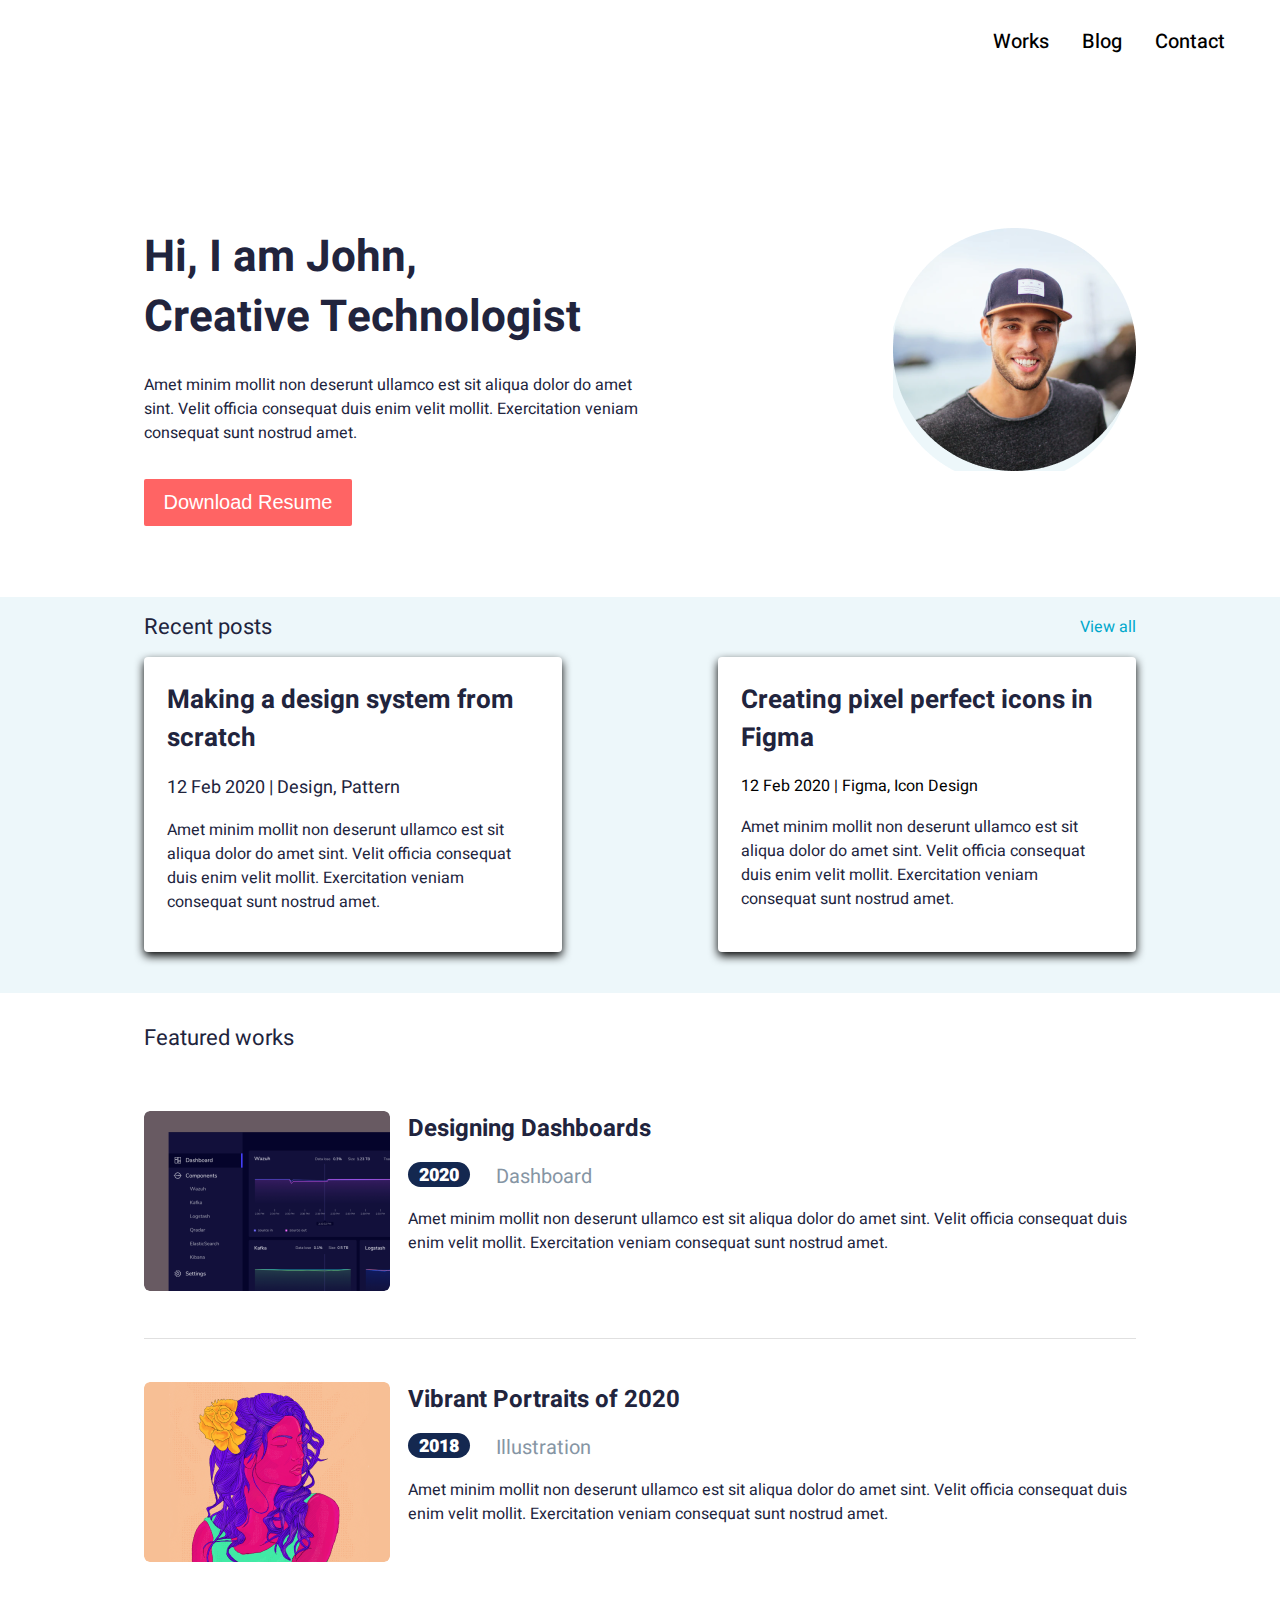
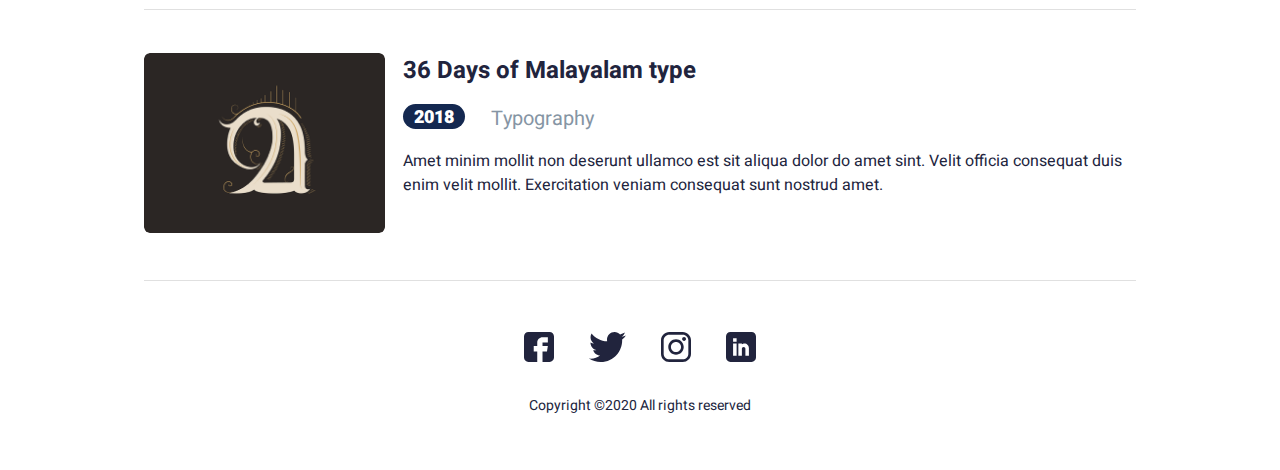
<file: index.html>
<!DOCTYPE html>
<html lang="en">
<head>
    <meta charset="UTF-8">
    <meta name="viewport" content="width=device-width, initial-scale=1.0">  
    <link rel="preconnect" href="https://fonts.googleapis.com">
    <link rel="preconnect" href="https://fonts.gstatic.com" crossorigin>
    <link href="https://fonts.googleapis.com/css2?family=Heebo:wght@400;500;700;900&display=swap" rel="stylesheet">
    <title>John's portfolio</title>
    <link rel="stylesheet" href="./css/style.css">
</head>
<body>
    <header>
        <div class="container">
            <ul class="header__list">
                <li class="header__item"><a href="works.html">Works</a></li>
                <li class="header__item"><a href="blog.html">Blog</a></li>
                <li class="header__item"><a href="contact.html">Contact</a></li>
            </ul>
        </div>
    </header>
    <main>
        <section class="John">
            <div class="technologist container">
                <h1>Hi, I am John,
                Creative Technologist</h1>
                <p>Amet minim mollit non deserunt ullamco est sit aliqua dolor do amet sint. Velit officia consequat duis enim velit
                mollit. Exercitation veniam consequat sunt nostrud amet.</p>
                <button>Download Resume</button>
                <img src="./img/John.png" alt="John's_photo">
            </div>
        </section>
        <section class="posts">
            <div class="container">
                <div class="posts__list">
                    <p>Recent posts</p>
                    <a href="#">View all</a>
                </div>
                <div class="posts__maker">
                    <div class="posts__design">
                        <p>Making a design system from scratch</p>
                        <time class="time" datetime="2020-02-12">12 Feb 2020 | Design, Pattern</time>
                        <p>Amet minim mollit non deserunt ullamco est sit aliqua dolor do amet sint. Velit officia consequat duis enim velit
                        mollit. Exercitation veniam consequat sunt nostrud amet.</p>
                    </div>
                    <div class="posts__design">
                        <p>Creating pixel perfect icons in Figma</p>
                        <time datetime="2020-02-12">12 Feb 2020 | Figma, Icon Design</time>
                        <p>Amet minim mollit non deserunt ullamco est sit aliqua dolor do amet sint. Velit officia consequat duis enim velit
                        mollit. Exercitation veniam consequat sunt nostrud amet.</p>
                    </div>
                </div>
            </div>
        </section>
        <section class="works">
            <div class="container">
                <p>Featured works</p>
                <ul>
                    <li>
                        <div class="works__item">
                            <img src="./img/Works1.png" alt="Work_photo">
                            <div class="works__portfolio">
                                <h2><a href="designing_dashboard.html">Designing Dashboards</a></h2>
                                <div class="works__name">
                                    <p>2020</p>
                                    <p>Dashboard</p>
                                </div>
                                <p>Amet minim mollit non deserunt ullamco est sit aliqua dolor do amet sint. Velit officia consequat
                                    duis
                                    enim velit
                                    mollit. Exercitation veniam consequat sunt nostrud amet.</p>
                            </div>
                        </div>
                        <div class="block__line"></div>
                    </li>
                    <li>
                        <div class="works__item">
                            <img src="./img/Works2.png" alt="Work_photo">
                            <div class="works__portfolio">
                                <h2><a href="">Vibrant Portraits of 2020</a></h2>
                                <div class="works__name">
                                    <p>2018</p>
                                    <p>Illustration</p>
                                </div>
                                <p>Amet minim mollit non deserunt ullamco est sit aliqua dolor do amet sint. Velit officia consequat
                                    duis
                                    enim velit
                                    mollit. Exercitation veniam consequat sunt nostrud amet.</p>
                            </div>
                        </div>
                        <div class="block__line"></div>
                    </li>
                    <li>
                        <div class="works__item">
                            <img src="./img/Works3.png" alt="Work_photo">
                            <div class="works__portfolio">
                                <h2><a href="">36 Days of Malayalam type</a></h2>
                                <div class="works__name">
                                    <p>2018</p>
                                    <p>Typography</p>
                                </div>
                                <p>Amet minim mollit non deserunt ullamco est sit aliqua dolor do amet sint. Velit officia consequat duis
                                enim velit
                                mollit. Exercitation veniam consequat sunt nostrud amet.</p>
                            </div>
                        </div>
                        <div class="block__line"></div>
                    </li>
                </ul>
            </div>
        </section>
    </main>
    <footer>
        <div class="icons">
            <a href="#"><img src="./img/fb.svg" alt=""></a>
            <a href="#"><img src="./img/Group.svg" alt=""></a>
            <a href="#"><img src="./img/insta.svg" alt=""></a>
            <a href="# "><img src="./img/Linkedin.svg" alt=""></a>
        </div>
        <p>Copyright ©2020 All rights reserved</p>
    </footer>
</body>
</html>
</file>
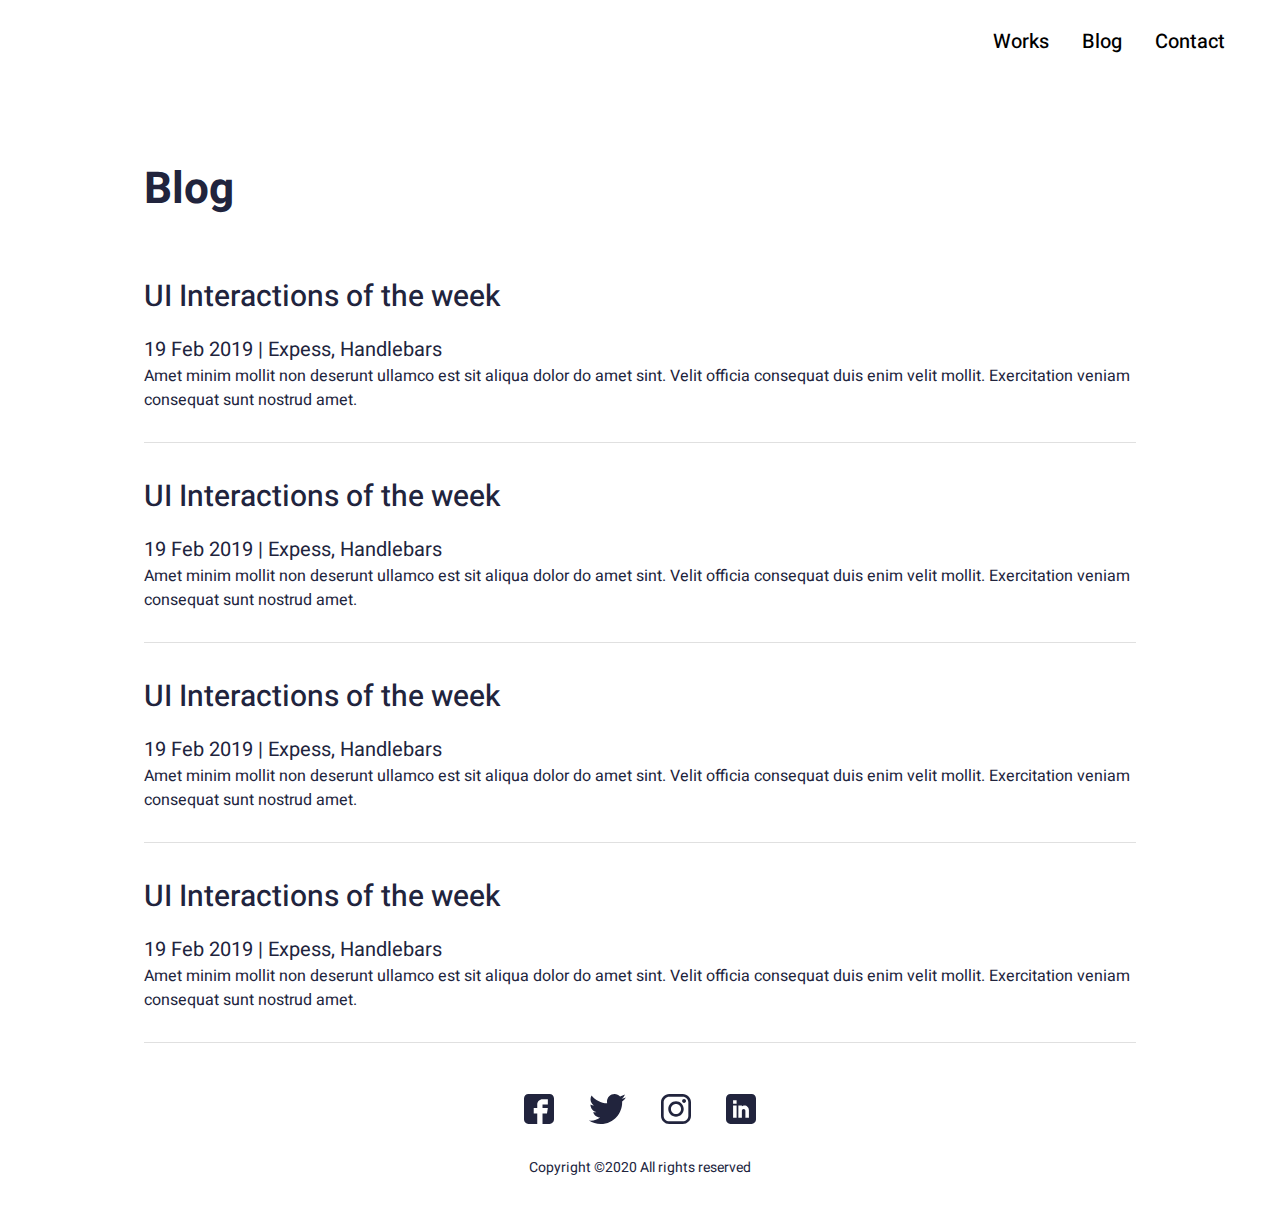
<file: blog.html>
<!DOCTYPE html>
<html lang="en">
<head>
    <meta charset="UTF-8">
    <meta name="viewport" content="width=device-width, initial-scale=1.0">
    <link rel="preconnect" href="https://fonts.googleapis.com">
    <link rel="preconnect" href="https://fonts.gstatic.com" crossorigin>
    <link href="https://fonts.googleapis.com/css2?family=Heebo:wght@400;500;700;900&display=swap" rel="stylesheet">
    <title>John's portfolio</title>
    <link rel="stylesheet" href="./css/style.css">
</head>
<body>
    <header>
        <div class="container">
            <ul class="header__list">
                <li class="header__item"><a href="works.html">Works</a></li>
                <li class="header__item"><a href="blog.html">Blog</a></li>
                <li class="header__item"><a href="contact.html">Contact</a></li>
            </ul>
        </div>
    </header>
    <main>
        <div class="container">
            <h1 class="block">Blog</h1>
            <div class="block__item">
                <p>UI Interactions of the week</p>
                <time class="time" datetime="2019-02-19">19 Feb 2019 | Expess, Handlebars</time>
                <p>Amet minim mollit non deserunt ullamco est sit aliqua dolor do amet sint. Velit officia consequat duis enim velit
                mollit. Exercitation veniam consequat sunt nostrud amet.</p>
                <div class="block__line"></div>
            </div>
            <div class="block__item">
                <p>UI Interactions of the week</p>
                <time class="time" datetime="2019-02-19">19 Feb 2019 | Expess, Handlebars</time>
                <p>Amet minim mollit non deserunt ullamco est sit aliqua dolor do amet sint. Velit officia consequat duis enim velit
                mollit. Exercitation veniam consequat sunt nostrud amet.</p>
                <div class="block__line"></div>
            </div>
            <div class="block__item">
                <p>UI Interactions of the week</p>
                <time class="time" datetime="2019-02-19">19 Feb 2019 | Expess, Handlebars</time>
                <p>Amet minim mollit non deserunt ullamco est sit aliqua dolor do amet sint. Velit officia consequat duis enim velit
                mollit. Exercitation veniam consequat sunt nostrud amet.</p>
                <div class="block__line"></div>
            </div>
            <div class="block__item">
                <p>UI Interactions of the week</p>
                <time class="time" datetime="2019-02-19">19 Feb 2019 | Expess, Handlebars</time>
                <p>Amet minim mollit non deserunt ullamco est sit aliqua dolor do amet sint. Velit officia consequat duis enim velit
                mollit. Exercitation veniam consequat sunt nostrud amet.</p>
                <div class="block__line"></div>
            </div>
        </div>
        
    </main>
    <footer>
        <div class="icons">
            <a href="#"><img src="./img/fb.svg" alt=""></a>
            <a href="#"><img src="./img/Group.svg" alt=""></a>
            <a href="#"><img src="./img/insta.svg" alt=""></a>
            <a href="# "><img src="./img/Linkedin.svg" alt=""></a>
        </div>
        <p>Copyright ©2020 All rights reserved</p>
    </footer>
</body>

</html>
</file>
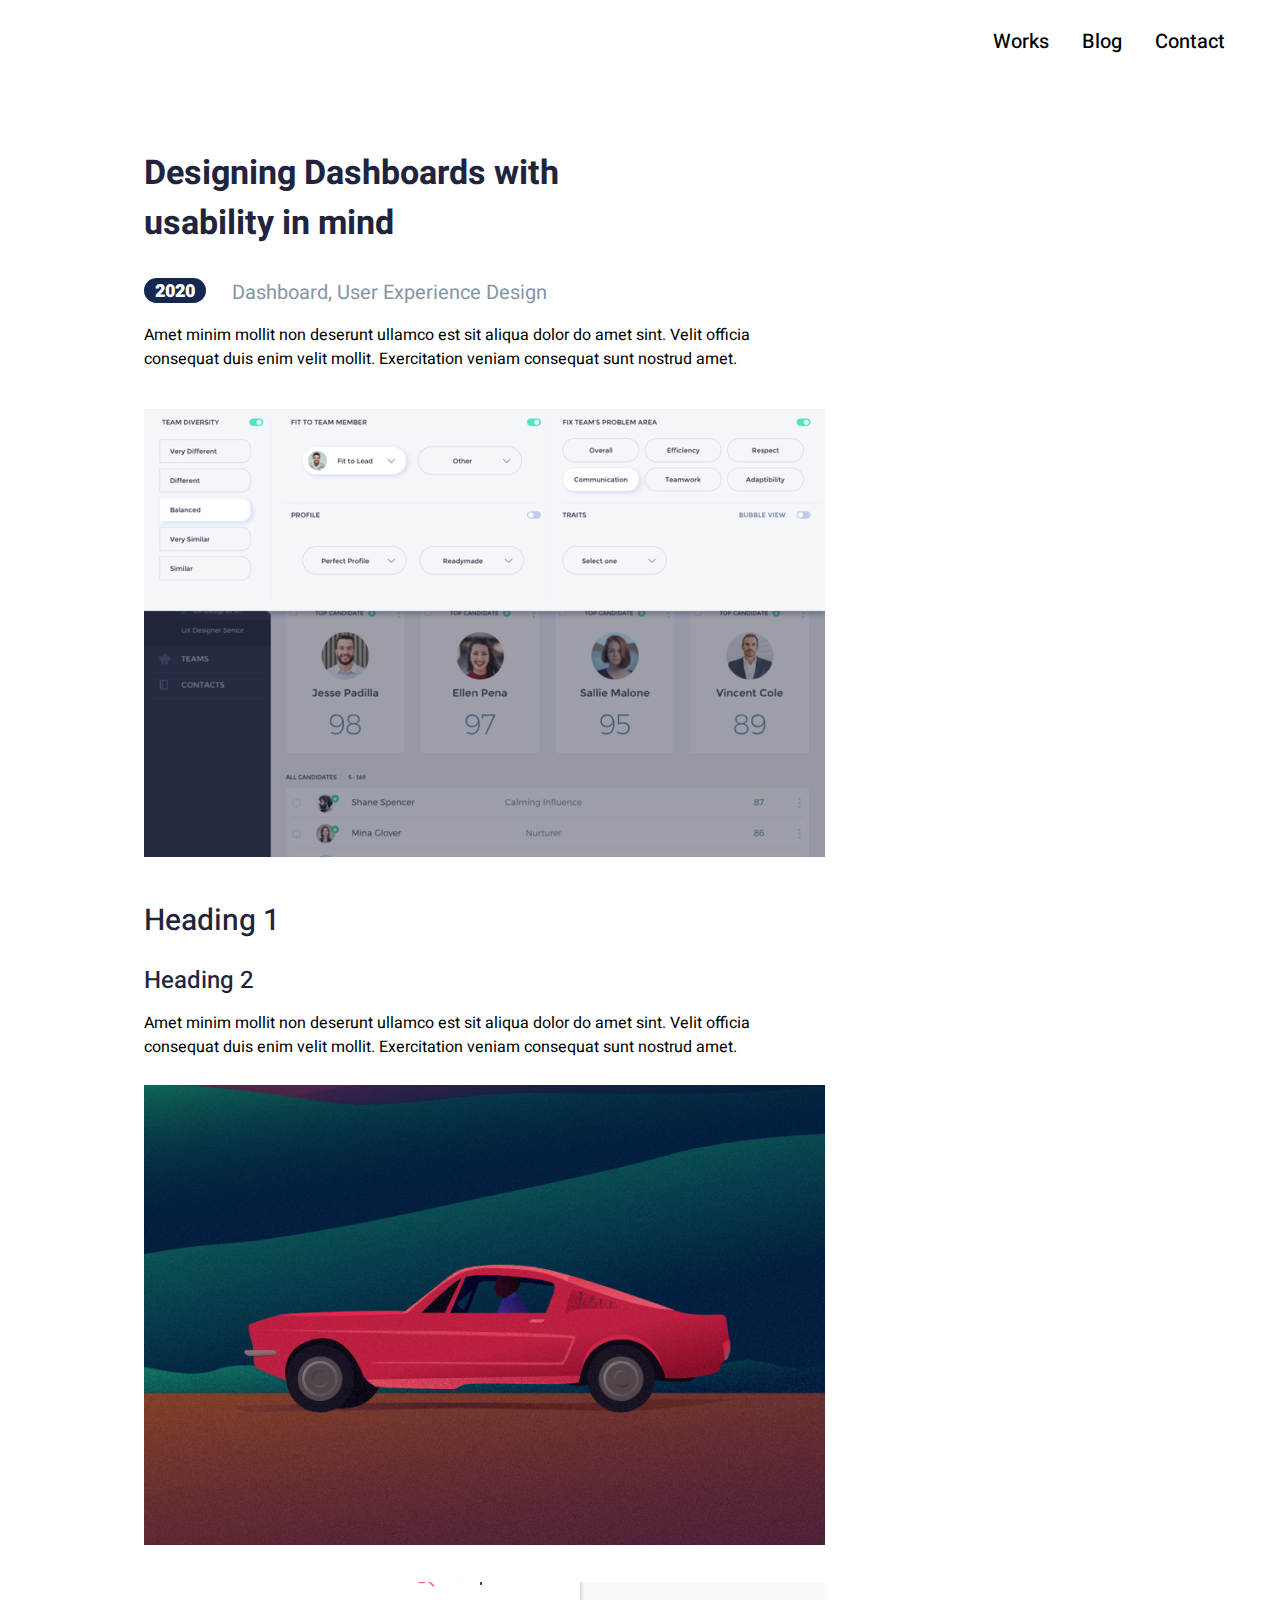
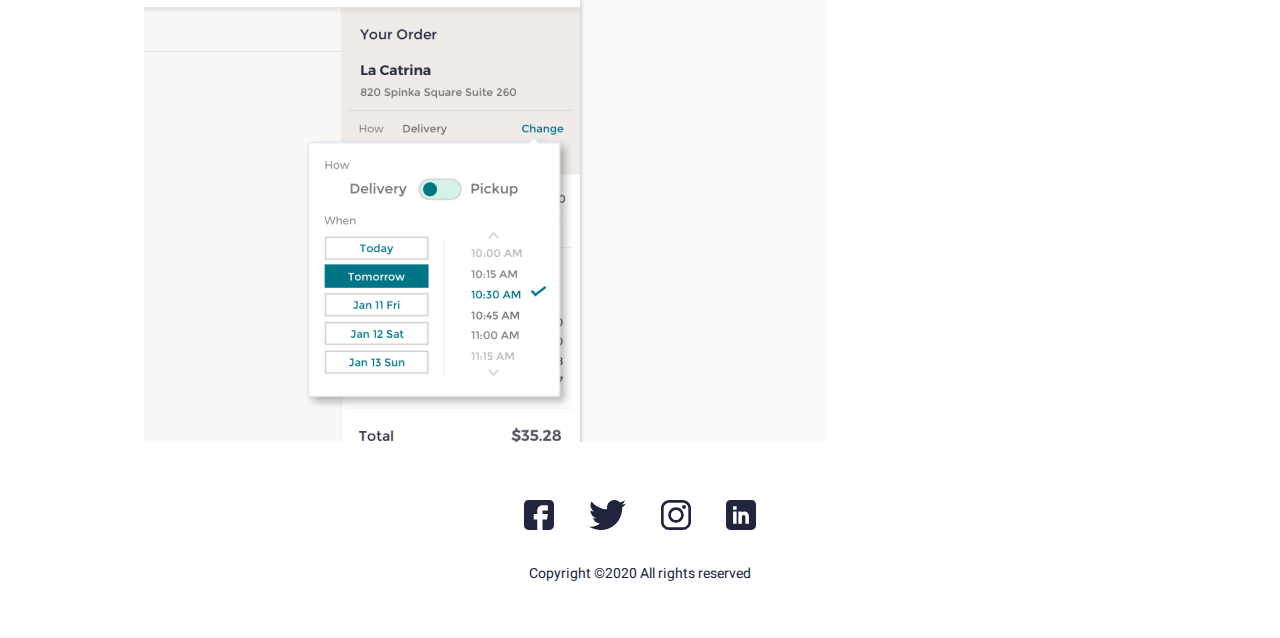
<file: designing_dashboard.html>
<!DOCTYPE html>
<html lang="en">

<head>
    <meta charset="UTF-8">
    <meta name="viewport" content="width=device-width, initial-scale=1.0">
    <link rel="preconnect" href="https://fonts.googleapis.com">
    <link rel="preconnect" href="https://fonts.gstatic.com" crossorigin>
    <link href="https://fonts.googleapis.com/css2?family=Heebo:wght@400;500;700;900&display=swap" rel="stylesheet">
    <title>John's portfolio</title>
    <link rel="stylesheet" href="./css/style.css">
</head>
<body>
    <header>
        <div class="container">
            <ul class="header__list">
                <li class="header__item"><a href="works.html">Works</a></li>
                <li class="header__item"><a href="blog.html">Blog</a></li>
                <li class="header__item"><a href="contact.html">Contact</a></li>
            </ul>
        </div>
    </header>
    <main>
        <div class="container">
             <div class="works__portfolio__dash">
                <h2>Designing Dashboards with usability in mind</h2>
                <div class="works__name">
                    <p>2020</p>
                    <p>Dashboard, User Experience Design</p>
                </div>
                <p class="text">Amet minim mollit non deserunt ullamco est sit aliqua dolor do amet sint. Velit officia consequat duis enim velit mollit. Exercitation veniam consequat sunt nostrud amet.</p>
            </div>
            <img class="works__portfolio__img" src="./img/Dash1.png" alt="">
            <h1 class="head1">Heading 1</h1>
            <h2 class="head2">Heading 2</h2>
            <p class="text">Amet minim mollit non deserunt ullamco est sit aliqua dolor do amet sint. Velit officia consequat duis enim velit mollit. Exercitation veniam consequat sunt nostrud amet.</p>
            <img class="works__portfolio__img" src="./img/Dash2.png" alt="">
            <img class="works__portfolio__img" src="./img/Dash3.png" alt="">
        </div>
    </main>
    <footer>
        <div class="icons">
            <a href="#"><img src="./img/fb.svg" alt=""></a>
            <a href="#"><img src="./img/Group.svg" alt=""></a>
            <a href="#"><img src="./img/insta.svg" alt=""></a>
            <a href="# "><img src="./img/Linkedin.svg" alt=""></a>
        </div>
        <p>Copyright ©2020 All rights reserved</p>
    </footer>
</body>
</html>
</file>
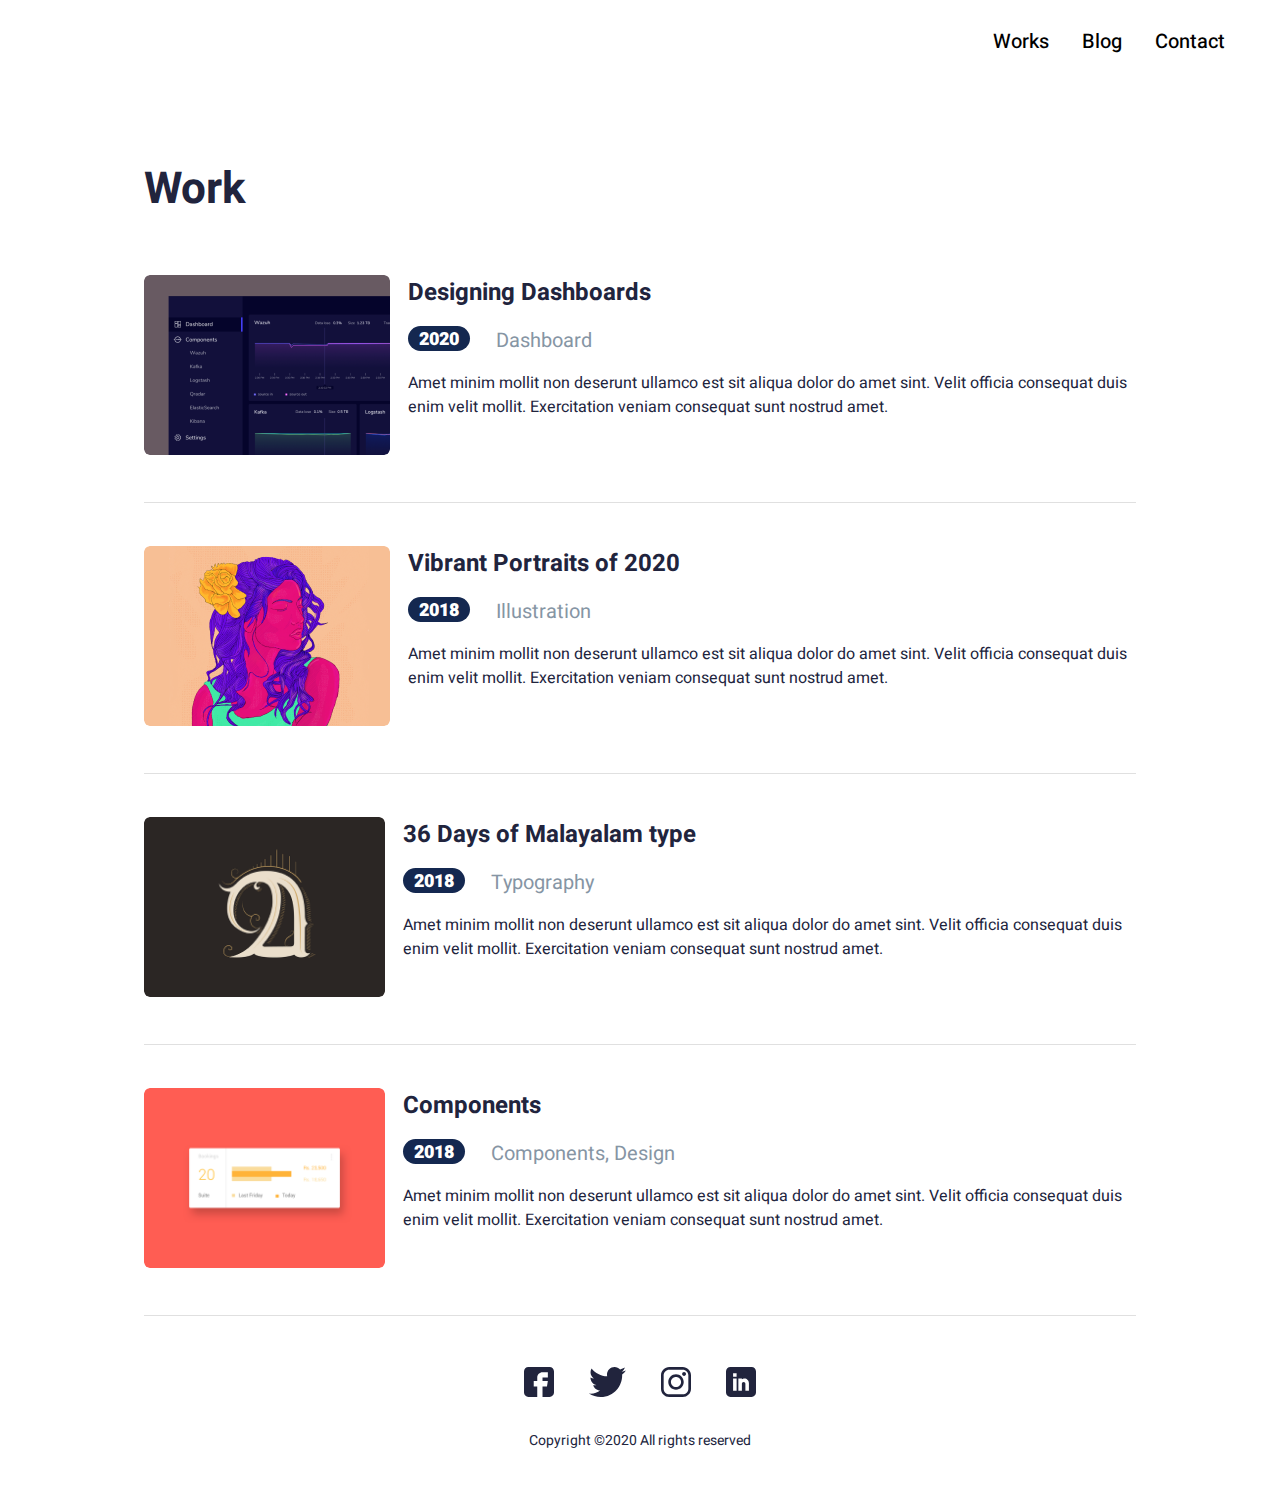
<file: works.html>
<!DOCTYPE html>
<html lang="en">
<head>
    <meta charset="UTF-8">
    <meta name="viewport" content="width=device-width, initial-scale=1.0">
    <link rel="preconnect" href="https://fonts.googleapis.com">
    <link rel="preconnect" href="https://fonts.gstatic.com" crossorigin>
    <link href="https://fonts.googleapis.com/css2?family=Heebo:wght@400;500;700;900&display=swap" rel="stylesheet">
    <title>John's portfolio</title>
    <link rel="stylesheet" href="./css/style.css">
</head>
<body>
    <header>
        <div class="container">
            <ul class="header__list">
                <li class="header__item"><a href="works.html">Works</a></li>
                <li class="header__item"><a href="blog.html">Blog</a></li>
                <li class="header__item"><a href="contact.html">Contact</a></li>
            </ul>
        </div>
    </header>
    <main>
        <div class="container">
            <h1 class="block">Work</h1>
            <ul>
                <li>
                    <div class="works__item">
                        <img src="./img/Works1.png" alt="Work_photo">
                        <div class="works__portfolio">
                            <h2><a href="designing_dashboard.html">Designing Dashboards</a></h2>
                            <div class="works__name">
                                <p>2020</p>
                                <p>Dashboard</p>
                            </div>
                            <p>Amet minim mollit non deserunt ullamco est sit aliqua dolor do amet sint. Velit officia consequat duis
                                enim velit
                                mollit. Exercitation veniam consequat sunt nostrud amet.</p>
                        </div>
                    </div>
                    <div class="block__line"></div>
                </li>
                <li>
                    <div class="works__item">
                        <img src="./img/Works2.png" alt="Work_photo">
                        <div class="works__portfolio">
                            <h2><a href="">Vibrant Portraits of 2020</a></h2>
                            <div class="works__name">
                                <p>2018</p>
                                <p>Illustration</p>
                            </div>
                            <p>Amet minim mollit non deserunt ullamco est sit aliqua dolor do amet sint. Velit officia consequat duis
                                enim velit
                                mollit. Exercitation veniam consequat sunt nostrud amet.</p>
                        </div>
                    </div>
                    <div class="block__line"></div>
                </li>
                <li>
                    <div class="works__item">
                        <img src="./img/Works3.png" alt="Work_photo">
                        <div class="works__portfolio">
                            <h2><a href="">36 Days of Malayalam type</a></h2>
                            <div class="works__name">
                                <p>2018</p>
                                <p>Typography</p>
                            </div>
                            <p>Amet minim mollit non deserunt ullamco est sit aliqua dolor do amet sint. Velit officia consequat duis
                                enim velit
                                mollit. Exercitation veniam consequat sunt nostrud amet.</p>
                        </div>
                    </div>
                    <div class="block__line"></div>    
                </li>
                <li>
                    <div class="works__item">
                        <img src="./img/Works4.png" alt="Work_photo">
                        <div class="works__portfolio">
                            <h2><a href="">Components</a></h2>
                            <div class="works__name">
                                <p>2018</p>
                                <p>Components, Design</p>
                            </div>
                            <p>Amet minim mollit non deserunt ullamco est sit aliqua dolor do amet sint. Velit officia consequat duis
                                enim velit
                                mollit. Exercitation veniam consequat sunt nostrud amet.</p>
                        </div>
                    </div>
                    <div class="block__line"></div>
                </li>
            </ul>
        </div>
    </main>
    <footer>
        <div class="icons">
            <a href="#"><img src="./img/fb.svg" alt=""></a>
            <a href="#"><img src="./img/Group.svg" alt=""></a>
            <a href="#"><img src="./img/insta.svg" alt=""></a>
            <a href="# "><img src="./img/Linkedin.svg" alt=""></a>
        </div>
        <p>Copyright ©2020 All rights reserved</p>
    </footer>
</body>

</html>
</file>
<file: css/style.css>
* {
  box-sizing: border-box;
}

h1, h2, h3, h4, h5, h6, p {
  margin: 0;
}

ul {
  padding: 0;
  margin: 0;
  list-style: none;
}

a {
  text-decoration: none;
  color: #21243D;
}

body {
  margin: 0;
  padding: 0;
  font-family: "Heebo", sans-serif;
}



/* img {
  display: block;
} */

.container {
  width: 992px;
  margin: 0 auto;
  max-width: 100%;
}

/* HEADER */

header {
  background: #FFF;
  height: 43px;
}

.header__list {
  align-items: center;
  justify-content: end;
  gap: 33px;
  display: flex;
  margin-top: 27px;
  margin-right: -89px;
} 

.header__item {
  color: #000;
  font-size: 20px;
  font-weight: 500;
}

.header__item > a {
  color: #000;
}

.header__item > a:hover,
.header__item > a:focus {
  color: yellow;
}

.header__item > a:active {
  color: burlywood;
}

.header__item>a:visited {
  color: red;
}



/* JOHN */

.john {
  background: #FFF;
}

.technologist {
  position: relative;
}

.technologist > h1 {
  color: #21243D;
  display: inline-block;
  font-size: 44px;
  font-weight: 700;
  line-height: 60px;
  width: 440px;
  height: 105px;
  margin-bottom: 40px;
  margin-top: 158px;
}

.technologist > p {
  Color: #21243D;
  font-size: 16px;
  width: 497px;
  height: 66px;
  margin-right: 0;
  margin-bottom: 40px;
}

.technologist > button {
  width: 208px;
  height: 47px;
  border-radius: 2px;
  border: none;
  background:#FF6464;
  color: #FFF;
  font-size: 20px;
  font-weight: 500;
  margin-bottom: 71px;
}

.technologist > img {
  width: 243px;
  height: 243px;
  position: absolute;
  right: 0;
  top: 158px;
}

/* POSTS */

.posts {
  background: #EDF7FA;
  height: 396px;
}

.posts__list {
  display: flex;
  justify-content: space-between;
}

.posts__list > p {
  color: #21243D;
  font-size: 22px;
  line-height: 60px;
  display: inline-block;
}

.posts__list > a {
  color:#00A8CC;
  font-size: 16px;
  display: inline-block;
  align-self: center;
}

.posts__maker {
  display: flex;
  justify-content: space-between;
  margin-bottom: 39px;
}

.posts__design {
  padding: 24px 21px 7px 23px;
  width: 418px;
  height: 295px;
  border-radius: 4px;
  background: #FFF;
  box-shadow: 0px 4px 10px 0px;
}

.posts__design > p:first-child {
  color: #21243D;
  font-size: 26px;
  font-weight: 700;
  margin-bottom: 17px;
}

.posts__design .time {
  color:#21243D;
  font-size: 18px;
  margin-bottom: 21px;
}

.posts__design > p:last-child {
  color: #21243D;
  font-size: 16px;
  margin-top: 17px;
}

/* WORKS */

.works {
  background: #FFF;
}

.works > .container > p {
  color:#21243D;
  font-size: 22px;
  line-height: 60px;
  margin: 15px 0 22px;
}

.works__item {
  display: flex;
  margin-bottom: 47px;
  margin-top: 43px;
}

.works__item > img {
  width: 246px;
  max-width: 100%;
  height: 180px;
  border-radius: 6px;
  margin-right: 18px;
}

.works__portfolio > h2 {
  margin-bottom: 16px;
}

.works__name {
  display: flex;
  margin-bottom: 16px;
  gap: 26px;
}

.works__name p:first-child {
  border-radius: 16px;
  background: #142850;
  width: 62px;
  height: 25px;
  color: #FFF;
  font-size: 18px;
  font-weight: 900;
  text-align: center;
}

.works__name p:last-child {
  color:#8695A4;
  font-size: 20px;
}

.works__portfolio > p {
  color: #21243D;
  font-size: 16px;
}

/* FOOTER */

footer {
  background: #FFF;
}

.icons {
  display: flex;
  gap: 35px;
  justify-content: center;
  margin-top: 51px;
  margin-bottom: 26px;
}

footer p {
  color:#21243D;
  text-align: center;
  font-size: 14px;
  margin-bottom: 54px;
}
/* BLOG */

.block {
  margin-top: 90px;
  margin-bottom: 55px;
  color: #21243D;
  font-size: 44px;
  font-weight: 700;
  line-height: 60px;
}

.block__item p:first-child {
  color: #21243D;
  font-size: 30px;
  font-weight: 500;
  margin-bottom: 16px;
}

.time {
  color: #21243D;
  font-size: 20px;
  margin-bottom: 16px;
  }

.block__item p:nth-child(3) {
  color: #21243D;
  font-size: 16px;
  margin-bottom: 30px;
}

.block__line {
  width: 992px;
  height: 1px;
  background-color:rgba(224, 224, 224, 1);
  margin-bottom: 32px;
}

.works__portfolio__dash {
  margin-top: 78px;
}

.works__portfolio__dash h2 {
  margin-bottom: 30px;
  width: 506px;
  color: #21243D;
  font-size: 34px;
  font-weight: 700;
}

.text {
  width: 681px;
  height: 44px;
}

.works__portfolio__img {
  margin-top: 30px;
}

.head1 {
  color: #21243D;
  font-size: 30px;
  font-weight: 500;
  line-height: 60px;
  margin-top: 27px;
}

.head2 {
  color: #21243D;
  font-size: 24px;
  font-weight: 500;
  line-height: 60px;
}
</file>
